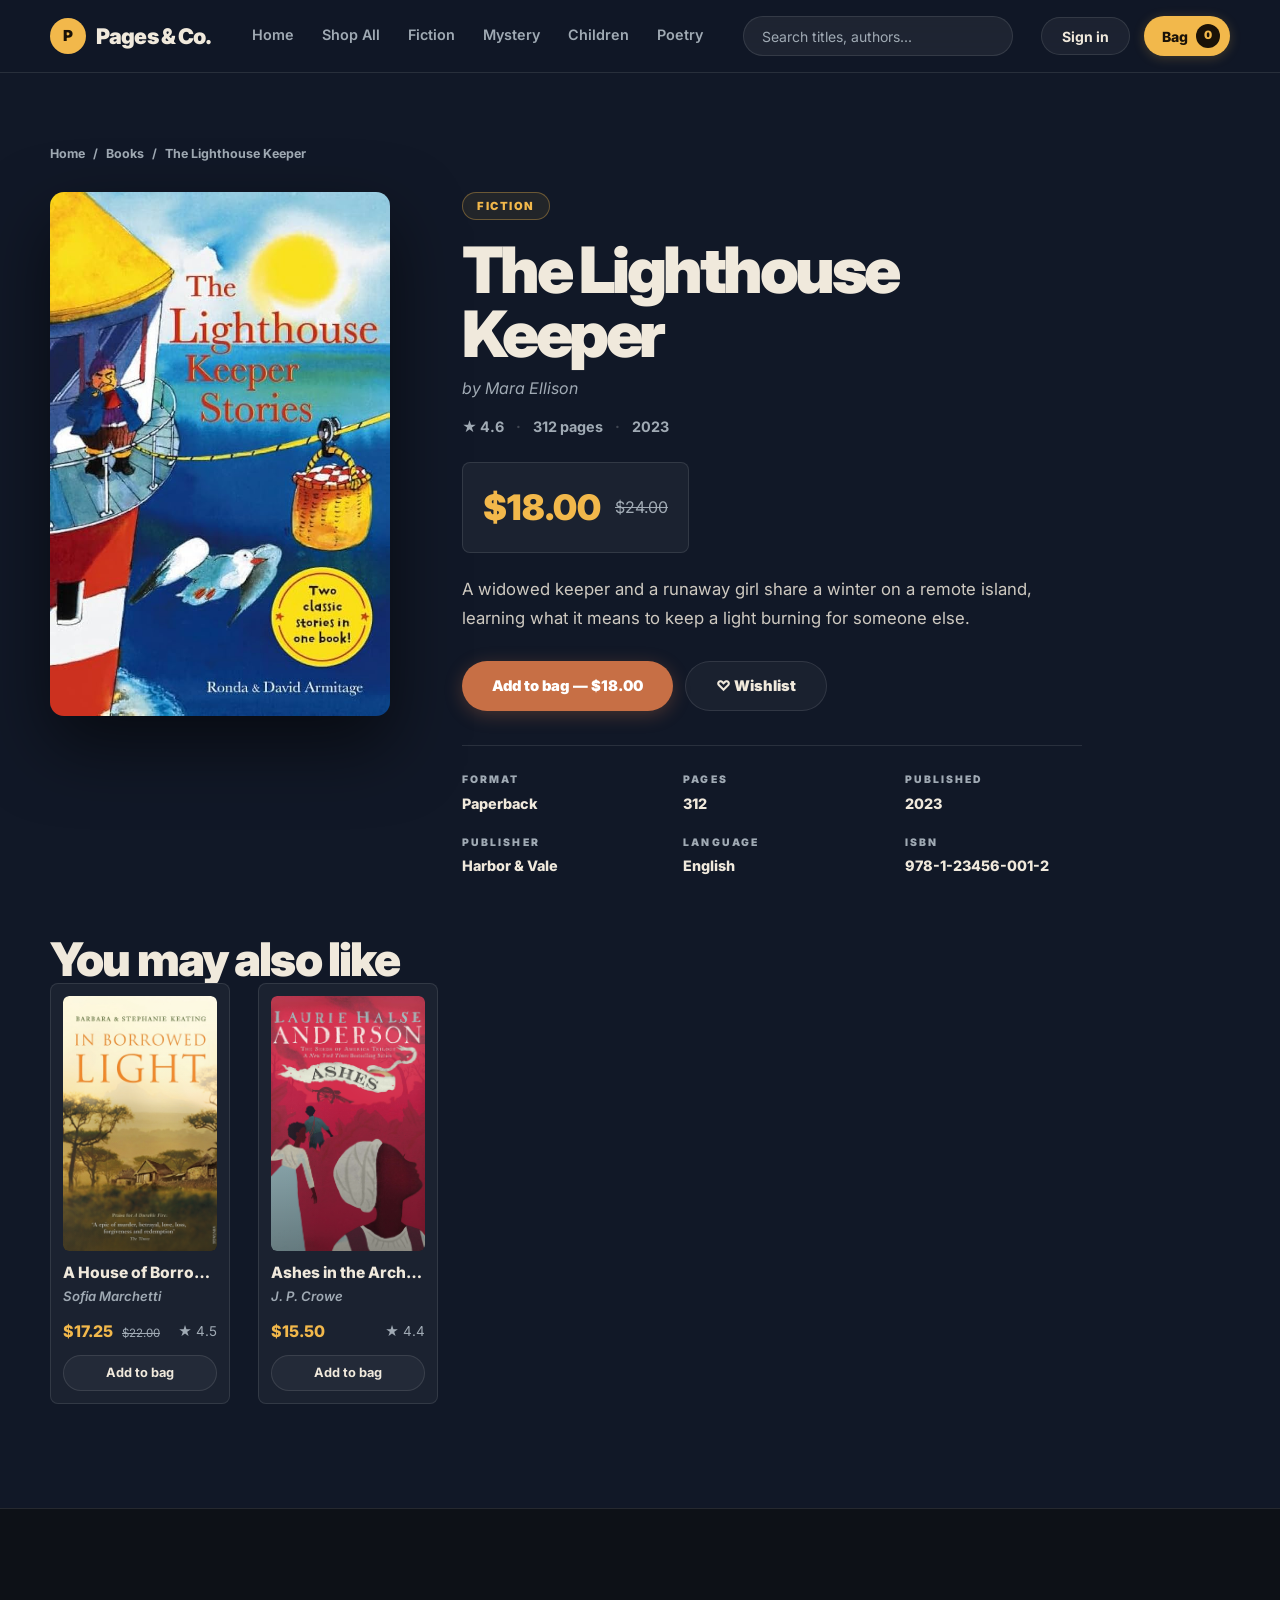
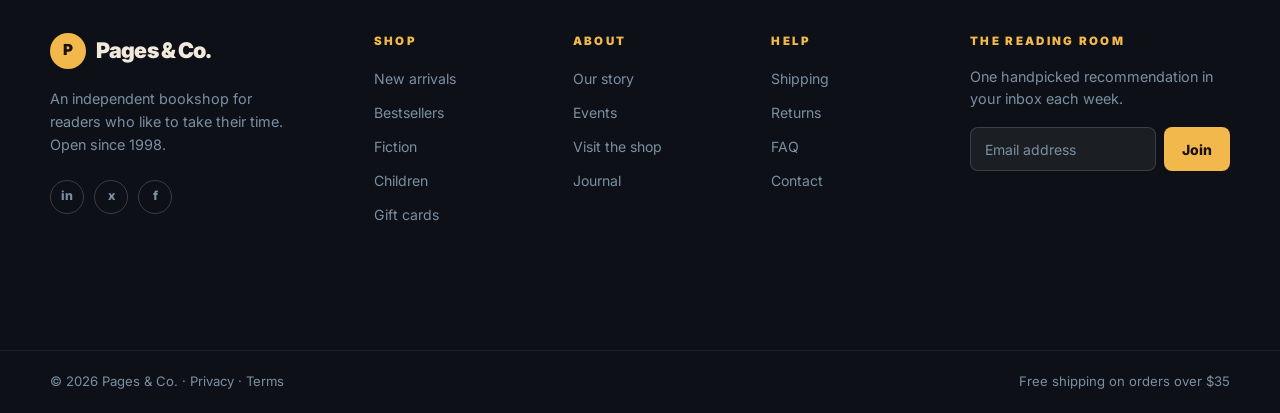
<file: book-detail.html>
<!doctype html>
<html lang="en">
  <head>
    <meta charset="UTF-8" />
    <meta name="viewport" content="width=device-width, initial-scale=1.0" />
    <meta
      name="description"
      content="View book details, read the description, and add to your bag at Pages &amp; Co."
    />
    <title>Book Details | Pages &amp; Co.</title>
    <link rel="preconnect" href="https://fonts.googleapis.com" />
    <link rel="preconnect" href="https://fonts.gstatic.com" crossorigin />
    <link
      href="https://fonts.googleapis.com/css2?family=Inter:wght@400;600;700;800;900&display=swap"
      rel="stylesheet"
    />
    <link rel="stylesheet" href="./css/reset.css" />
    <link rel="stylesheet" href="./css/variables.css" />
    <link rel="stylesheet" href="./css/base.css" />
    <link rel="stylesheet" href="./css/layout.css" />
    <link rel="stylesheet" href="./css/components.css" />
    <link rel="stylesheet" href="./css/responsive.css" />
  </head>
  <body>
    <header class="site-header" data-site-header></header>

    <main class="detail-page" id="main-content">
      <section class="book-detail-section" aria-labelledby="detail-title">
        <div class="container">
          <nav class="breadcrumb" aria-label="Breadcrumb">
            <a href="./index.html">Home</a>
            <span>/</span>
            <a href="./index.html#featured">Books</a>
            <span>/</span>
            <span data-detail="breadcrumb-title">The Lighthouse Keeper</span>
          </nav>

          <article class="book-detail">
            <div class="book-detail__media">
              <img
                class="book-detail__cover"
                data-detail="image"
                src="./assets/images/books/the-lighthouse-keeper.jpg"
                alt="Cover art for The Lighthouse Keeper"
              />
            </div>

            <div class="book-detail__content">
              <p class="detail-category" data-detail="category">Fiction</p>

              <h1 class="detail-title" id="detail-title" data-detail="title">
                The Lighthouse Keeper
              </h1>

              <p class="detail-author">
                by <span data-detail="author">Mara Ellison</span>
              </p>

              <ul class="detail-meta" aria-label="Book summary">
                <li>★ <span data-detail="rating">4.6</span></li>
                <li><span data-detail="pages">312</span> pages</li>
                <li><span data-detail="published">2023</span></li>
              </ul>

              <div class="detail-price">
                <strong data-detail="price">$18.00</strong>
                <del data-detail="old-price">$24.00</del>
              </div>

              <p class="detail-description" data-detail="description">
                A widowed keeper and a runaway girl share a winter on a remote
                island, learning what it means to keep a light burning for
                someone else.
              </p>

              <div class="detail-actions">
                <button
                  class="detail-add-button"
                  type="button"
                  data-detail-add
                  data-add-to-bag=""
                >
                  Add to bag — <span data-detail="button-price">$18.00</span>
                </button>

                <button class="detail-wishlist-button" type="button">
                  ♡ Wishlist
                </button>
              </div>

              <dl class="detail-specs">
                <div>
                  <dt>Format</dt>
                  <dd data-detail="format">Paperback</dd>
                </div>

                <div>
                  <dt>Pages</dt>
                  <dd data-detail="spec-pages">312</dd>
                </div>

                <div>
                  <dt>Published</dt>
                  <dd data-detail="spec-published">2023</dd>
                </div>

                <div>
                  <dt>Publisher</dt>
                  <dd data-detail="publisher">Harbor &amp; Vale</dd>
                </div>

                <div>
                  <dt>Language</dt>
                  <dd data-detail="language">English</dd>
                </div>

                <div>
                  <dt>ISBN</dt>
                  <dd data-detail="isbn">978-1-23456-001-2</dd>
                </div>
              </dl>
            </div>
          </article>
        </div>
      </section>

      <section
        class="detail-recommendations section"
        aria-labelledby="recommendations-title"
      >
        <div class="container">
          <h2 class="section-title" id="recommendations-title">
            You may also like
          </h2>

          <div
            class="book-grid detail-recommendation-grid"
            data-related-books
          ></div>
        </div>
      </section>
    </main>

    <footer class="site-footer" id="footer" data-site-footer></footer>

    <script type="module" src="./js/pages/book-detail.js"></script>
  </body>
</html>
</file>
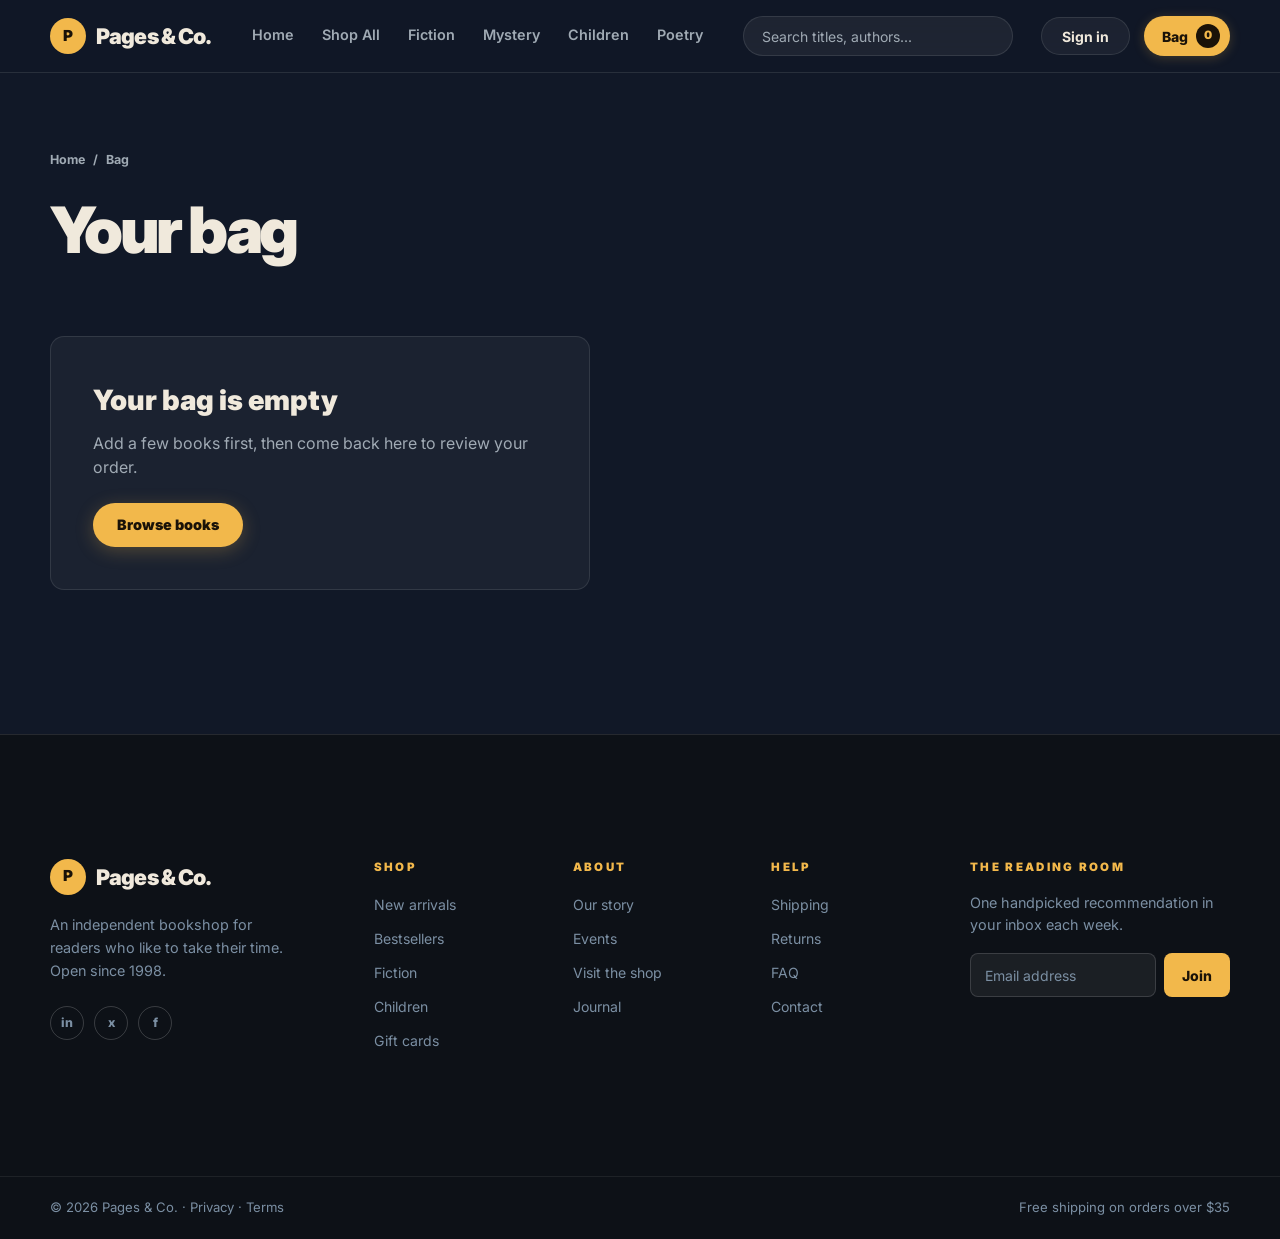
<file: cart.html>
<!doctype html>
<html lang="en">
  <head>
    <meta charset="UTF-8" />
    <meta name="viewport" content="width=device-width, initial-scale=1.0" />
    <meta
      name="description"
      content="Review your Pages & Co. shopping bag before checkout."
    />
    <title>Your Bag | Pages & Co.</title>

    <link rel="preconnect" href="https://fonts.googleapis.com" />
    <link rel="preconnect" href="https://fonts.gstatic.com" crossorigin />
    <link
      href="https://fonts.googleapis.com/css2?family=Inter:wght@400;600;700;800;900&display=swap"
      rel="stylesheet"
    />
    <link rel="stylesheet" href="./css/reset.css" />
    <link rel="stylesheet" href="./css/variables.css" />
    <link rel="stylesheet" href="./css/base.css" />
    <link rel="stylesheet" href="./css/layout.css" />
    <link rel="stylesheet" href="./css/components.css" />
    <link rel="stylesheet" href="./css/responsive.css" />
  </head>

  <body>
    <header class="site-header" data-site-header></header>

    <main class="cart-page" id="main-content">
      <section class="cart-section" aria-labelledby="cart-title">
        <div class="container">
          <nav class="breadcrumb" aria-label="Breadcrumb">
            <a href="./index.html">Home</a>
            <span>/</span>
            <span>Bag</span>
          </nav>

          <h1 class="cart-title" id="cart-title">Your bag</h1>

          <div class="cart-layout">
            <div class="cart-items" data-cart-items></div>

            <aside class="cart-summary" aria-labelledby="cart-summary-title">
              <h2 id="cart-summary-title">Order summary</h2>

              <div class="summary-row">
                <span data-summary-subtotal-label>Subtotal</span>
                <strong data-summary-subtotal>$0.00</strong>
              </div>

              <div class="summary-row">
                <span>Shipping</span>
                <strong>Free</strong>
              </div>

              <div class="summary-row" data-summary-discount-row hidden>
                <span data-summary-discount-label>Discount</span>
                <strong data-summary-discount>-$0.00</strong>
              </div>

              <div class="summary-total">
                <span>Total</span>
                <strong data-summary-total>$0.00</strong>
              </div>

              <button class="checkout-button" type="button">Checkout</button>

              <p class="checkout-note">
                You’ll be asked to sign in to complete your order.
              </p>
            </aside>
          </div>

          <div class="cart-empty" data-cart-empty hidden>
            <h2>Your bag is empty</h2>
            <p>
              Add a few books first, then come back here to review your order.
            </p>
            <a class="empty-cart-link" href="./books.html">Browse books</a>
          </div>
        </div>
      </section>
    </main>

    <footer class="site-footer" id="footer" data-site-footer></footer>

    <script type="module" src="./js/pages/cart.js"></script>
  </body>
</html>
</file>
<file: css/variables.css>
:root {
  --color-page: #111827;
  --color-surface: #1b2230;
  --color-surface-elevated: #26313d;

  --color-text: #f0e9dc;
  --color-muted: #a0aab4;

  --color-border: rgba(255, 255, 255, 0.1);

  --color-primary: #f2b84b;
  --color-primary-dark: #d9a03a;

  --color-rust: #c76f45;
  --color-rust-dark: #a85a34;

  --color-green: #2e6b50;
  --color-green-dark: #224f3c;

  --color-footer: #0d1117;
  --color-footer-text: #f0e9dc;
  --color-footer-muted: #7b8fa3;

  --font-main:
    "Inter", ui-sans-serif, system-ui, -apple-system, BlinkMacSystemFont,
    "Segoe UI", sans-serif;

  --container-width: 1180px;
  --container-padding: 16px;

  --radius-sm: 8px;
  --radius-md: 14px;
  --radius-lg: 20px;
  --radius-pill: 999px;

  --shadow-soft: 0 4px 24px rgba(0, 0, 0, 0.4);
  --shadow-card: 0 18px 42px rgba(0, 0, 0, 0.45);
  --shadow-glow:
    0 0 0 1px rgba(242, 184, 75, 0.14), 0 18px 42px rgba(0, 0, 0, 0.42);
  --shadow-modal: 0 32px 72px rgba(0, 0, 0, 0.7);

  --transition-fast: 180ms ease;
  --transition-med: 240ms ease;
}
</file>
<file: css/base.css>
body {
  background: var(--color-page);
  color: var(--color-text);
  font-family: var(--font-main);
  font-size: 16px;
  line-height: 1.5;
  -webkit-font-smoothing: antialiased;
  -moz-osx-font-smoothing: grayscale;
}

/* Body scroll lock for modals */
body.modal-open {
  overflow: hidden;
}

.container {
  width: min(100% - calc(var(--container-padding) * 2), var(--container-width));
  margin-inline: auto;
}

section {
  padding-block: 56px;
}

button,
input {
  color: inherit;
}

input {
  border: 1px solid var(--color-border);
}

input::placeholder {
  color: var(--color-muted);
}

:focus-visible {
  outline: 2px solid var(--color-primary);
  outline-offset: 3px;
  border-radius: 4px;
}

button,
a {
  transition:
    color var(--transition-fast),
    background-color var(--transition-fast),
    border-color var(--transition-fast),
    box-shadow var(--transition-fast),
    transform var(--transition-fast),
    opacity var(--transition-fast);
}

button:hover,
a:hover {
  transform: translateY(-1px);
}

.section-eyebrow {
  color: var(--color-primary);
  font-size: 0.72rem;
  font-weight: 800;
  letter-spacing: 0.22em;
  text-transform: uppercase;
}

.section-title {
  margin-top: 6px;
  font-size: clamp(2rem, 4vw, 2.9rem);
  font-weight: 900;
  line-height: 1.05;
  letter-spacing: -0.04em;
}

.section-header {
  display: flex;
  align-items: end;
  justify-content: space-between;
  gap: 24px;
  margin-bottom: 32px;
}

.section-link {
  color: var(--color-primary);
  font-size: 0.9rem;
  font-weight: 700;
  white-space: nowrap;
}

.section-link:hover {
  text-decoration: underline;
  text-decoration-thickness: 1.5px;
}
</file>
<file: css/layout.css>
/*  Site header  */
.site-header {
  position: sticky;
  top: 0;
  z-index: 20;
  border-bottom: 1px solid var(--color-border);
  background: rgba(17, 24, 39, 0.92);
  backdrop-filter: blur(16px);
  -webkit-backdrop-filter: blur(16px);
}

.site-header__inner {
  min-height: 72px;
  display: grid;
  grid-template-columns: auto 1fr minmax(230px, 270px) auto;
  align-items: center;
  gap: 28px;
}

.site-nav {
  display: flex;
  align-items: center;
  justify-content: center;
  gap: 28px;
}

.header-actions {
  display: flex;
  align-items: center;
  gap: 14px;
}

/*  Hero  */
.hero-slider {
  padding-top: 36px;
  padding-bottom: 32px;
}

.hero-card {
  position: relative;
  min-height: 560px;
  display: flex;
  align-items: center;
  overflow: hidden;
  border-radius: var(--radius-md);
  padding: 78px 92px;
}

/*  Genre grid  */
.genre-grid {
  display: grid;
  grid-template-columns: repeat(6, minmax(0, 1fr));
  gap: 18px;
  margin-top: 28px;
}

/*  Book grid  */
.book-grid {
  display: grid;
  gap: 28px;
}

.book-grid--five {
  grid-template-columns: repeat(5, minmax(0, 1fr));
}

.book-grid--four {
  grid-template-columns: repeat(4, minmax(0, 1fr));
}

/*  Promo  */
.promo {
  padding-block: 36px;
}

.promo-banner {
  min-height: 300px;
  display: grid;
  grid-template-columns: minmax(0, 1fr) auto;
  align-items: center;
  gap: 36px;
  padding: 58px 56px;
}

/*  Footer  */
.site-footer {
  margin-top: 48px;
}

.footer-inner {
  display: grid;
  grid-template-columns: 1.35fr 0.7fr 0.7fr 0.7fr 1.35fr;
  gap: 64px;
  padding-block: 68px;
}

.footer-bottom__inner {
  min-height: 62px;
  display: flex;
  align-items: center;
  justify-content: space-between;
  gap: 24px;
}

/*  Book detail page  */
.detail-page {
  padding-top: 36px;
}

.book-detail-section {
  padding-block: 36px 28px;
}

.book-detail {
  display: grid;
  grid-template-columns: 340px minmax(0, 1fr);
  align-items: start;
  gap: 72px;
}

.detail-recommendation-grid {
  width: fit-content;
  grid-template-columns: repeat(2, 180px);
}

/*  Catalog page  */
.catalog-page {
  padding-top: 36px;
}

.catalog-section {
  padding-block: 42px 72px;
}

.catalog-heading {
  display: flex;
  align-items: end;
  justify-content: space-between;
  gap: 24px;
}

.catalog-toolbar {
  display: flex;
  align-items: center;
  justify-content: space-between;
  gap: 24px;
  margin-top: 36px;
}

.catalog-filters {
  display: flex;
  flex-wrap: wrap;
  gap: 10px;
}

.catalog-divider {
  height: 1px;
  margin-block: 28px 36px;
  background: var(--color-border);
}

.catalog-grid {
  grid-template-columns: repeat(5, minmax(0, 1fr));
}

/*  Cart page  */
.cart-page {
  min-height: 62vh;
  padding-top: 36px;
}

.cart-section {
  padding-block: 42px 96px;
}

.cart-layout {
  display: grid;
  grid-template-columns: minmax(0, 1fr) 460px;
  gap: 56px;
  align-items: start;
  margin-top: 34px;
}

.cart-items {
  display: grid;
  gap: 16px;
}
</file>
<file: css/components.css>
/* 
   NAVBAR / BRAND
 */

.brand {
  display: inline-flex;
  align-items: center;
  gap: 10px;
  white-space: nowrap;
}

.brand__mark {
  width: 36px;
  height: 36px;
  display: grid;
  place-items: center;
  border-radius: 50%;
  background: var(--color-primary);
  color: #1a1208;
  font-weight: 900;
  font-size: 0.95rem;
  flex-shrink: 0;
}

.brand__name {
  font-size: 1.35rem;
  font-weight: 900;
  letter-spacing: -0.04em;
  color: var(--color-text);
}

.site-nav__link {
  position: relative;
  color: var(--color-muted);
  font-size: 0.9rem;
  font-weight: 600;
  padding-bottom: 2px;
}

.site-nav__link::after {
  content: "";
  position: absolute;
  bottom: -2px;
  left: 0;
  width: 0;
  height: 2px;
  border-radius: 2px;
  background: var(--color-primary);
  transition: width var(--transition-fast);
}

.site-nav__link:hover {
  color: var(--color-text);
  transform: none;
}

.site-nav__link:hover::after {
  width: 100%;
}

/*  Search form  */
.search-form {
  position: relative;
}

.search-form label {
  position: absolute;
  width: 1px;
  height: 1px;
  overflow: hidden;
  clip-path: inset(50%);
  white-space: nowrap;
}

.search-form input {
  width: 100%;
  height: 40px;
  border-radius: var(--radius-pill);
  background: rgba(255, 255, 255, 0.06);
  border: 1px solid var(--color-border);
  padding-inline: 18px;
  font-size: 0.875rem;
  color: var(--color-text);
  transition:
    border-color var(--transition-fast),
    background-color var(--transition-fast),
    box-shadow var(--transition-fast);
}

.search-form input:hover {
  background: rgba(255, 255, 255, 0.09);
}

.search-form input:focus {
  outline: none;
  background: rgba(255, 255, 255, 0.1);
  border-color: var(--color-primary);
  box-shadow: 0 0 0 3px rgba(242, 184, 75, 0.18);
}

/*  Sign-in button  */
.sign-in-button {
  min-height: 38px;
  border: 1px solid var(--color-border);
  border-radius: var(--radius-pill);
  padding-inline: 20px;
  color: var(--color-text);
  font-size: 0.875rem;
  font-weight: 700;
  background: rgba(255, 255, 255, 0.05);
}

.sign-in-button:hover {
  border-color: var(--color-primary);
  background: rgba(242, 184, 75, 0.1);
  color: var(--color-primary);
  transform: translateY(-1px);
}

/*  Bag button  */
.bag-button {
  min-height: 40px;
  display: inline-flex;
  align-items: center;
  gap: 8px;
  border-radius: var(--radius-pill);
  background: var(--color-primary);
  color: #1a1208;
  padding: 0 10px 0 18px;
  font-size: 0.875rem;
  font-weight: 800;
  box-shadow: 0 2px 12px rgba(242, 184, 75, 0.22);
}

.bag-button:hover {
  background: var(--color-primary-dark);
  box-shadow: 0 4px 20px rgba(242, 184, 75, 0.35);
  transform: translateY(-1px);
}

.bag-button__count {
  min-width: 24px;
  height: 24px;
  display: grid;
  place-items: center;
  border-radius: 50%;
  background: #1a1208;
  color: var(--color-primary);
  font-size: 0.72rem;
  font-weight: 900;
}

/* 
   HERO CAROUSEL
 */

.hero-card {
  position: relative;
  background:
    radial-gradient(
      ellipse at 70% 0%,
      rgba(242, 184, 75, 0.12),
      transparent 55%
    ),
    linear-gradient(150deg, #1e2d1e 0%, #0f1f16 50%, #0b1610 100%);
  color: white;
  border: 1px solid var(--color-border);
}

.hero-content {
  max-width: 580px;
}

.hero-eyebrow {
  color: var(--color-primary);
}

.hero-title {
  margin-top: 20px;
  font-size: clamp(3.5rem, 6vw, 5.1rem);
  font-weight: 950;
  line-height: 0.98;
  letter-spacing: -0.06em;
  color: #f0e9dc;
}

.hero-description {
  max-width: 510px;
  margin-top: 24px;
  color: rgba(240, 233, 220, 0.8);
  font-size: 1.12rem;
  line-height: 1.6;
}

.hero-button {
  display: inline-flex;
  min-height: 46px;
  align-items: center;
  justify-content: center;
  margin-top: 32px;
  border-radius: var(--radius-pill);
  background: var(--color-primary);
  color: #1a1208;
  padding-inline: 28px;
  font-size: 0.92rem;
  font-weight: 800;
  box-shadow: 0 4px 20px rgba(242, 184, 75, 0.3);
}

.hero-button:hover {
  background: var(--color-primary-dark);
  box-shadow: 0 6px 28px rgba(242, 184, 75, 0.45);
}

/* Carousel arrows  */
.hero-arrow {
  position: absolute;
  top: 50%;
  width: 46px;
  height: 46px;
  display: grid;
  place-items: center;
  border-radius: 50%;
  background: rgba(255, 255, 255, 0.1);
  border: 1px solid rgba(255, 255, 255, 0.15);
  color: #f0e9dc;
  font-size: 2rem;
  line-height: 1;
  transform: translateY(-50%);
  backdrop-filter: blur(8px);
}

.hero-arrow:hover {
  background: rgba(242, 184, 75, 0.18);
  border-color: rgba(242, 184, 75, 0.35);
  transform: translateY(-50%) scale(1.06);
}

.hero-arrow--previous {
  left: 18px;
}

.hero-arrow--next {
  right: 18px;
}

/*  Carousel dots  */
.hero-dots {
  position: absolute;
  left: 50%;
  bottom: 22px;
  display: flex;
  align-items: center;
  gap: 8px;
  transform: translateX(-50%);
}

.hero-dot {
  width: 8px;
  height: 8px;
  border-radius: var(--radius-pill);
  background: rgba(255, 255, 255, 0.28);
  transition:
    width var(--transition-fast),
    background-color var(--transition-fast);
}

.hero-dot:hover {
  background: rgba(255, 255, 255, 0.55);
  transform: none;
}

.hero-dot--active {
  width: 28px;
  background: var(--color-primary);
}

/*  Carousel slide transitions  */
.hero-slide {
  position: absolute;
  inset: 78px 92px;
  display: flex;
  align-items: center;
  opacity: 0;
  pointer-events: none;
  transform: translateX(24px);
  transition:
    opacity 300ms ease,
    transform 300ms ease;
}

.hero-slide--active {
  opacity: 1;
  pointer-events: auto;
  transform: translateX(0);
}

/* 
   GENRE CARDS
 */

.genre-card {
  position: relative;
  min-height: 118px;
  display: flex;
  align-items: center;
  justify-content: space-between;
  overflow: hidden;
  border-radius: var(--radius-sm);
  color: white;
  padding: 20px;
  transition:
    transform var(--transition-fast),
    box-shadow var(--transition-fast);
}

.genre-card:hover {
  box-shadow: var(--shadow-card);
  transform: translateY(-5px);
}

.genre-card__title {
  font-size: 1.15rem;
  font-weight: 900;
}

.genre-card__count {
  margin-top: 6px;
  font-size: 0.8rem;
  font-weight: 700;
  opacity: 0.82;
}

.genre-card--fiction {
  background: linear-gradient(135deg, #7b2d1e, #b04535);
}

.genre-card--mystery {
  background: linear-gradient(135deg, #243564, #3d5898);
}

.genre-card--sci-fi {
  background: linear-gradient(135deg, #1a5056, #2b7a82);
}

.genre-card--poetry {
  background: linear-gradient(135deg, #5e1e40, #8f3464);
}

.genre-card--children {
  background: linear-gradient(135deg, #7a4a0c, #b57520);
}

.genre-card--non-fiction {
  background: linear-gradient(135deg, #42306a, #634e8a);
}

.genre-card__image {
  position: absolute;
  top: 50%;
  right: -8px;
  width: 49%;
  height: 100%;
  object-fit: cover;
  object-position: right center;
  opacity: 0.22;
  transform: translateY(-50%);
  pointer-events: none;
  transition:
    opacity var(--transition-med),
    transform var(--transition-med);
}

.genre-card:hover .genre-card__image {
  opacity: 0.9;
  transform: translateY(-50%) scale(1.05);
}

.genre-card::after {
  content: "";
  position: absolute;
  inset: 0;
  background: linear-gradient(90deg, rgba(0, 0, 0, 0.28), rgba(0, 0, 0, 0.04));
  pointer-events: none;
}

.genre-card__content {
  position: relative;
  z-index: 2;
}

/* 
   BOOK CARDS
 */

.book-cover-link {
  display: block;
}

.book-card {
  border: 1px solid var(--color-border);
  border-radius: var(--radius-sm);
  background: var(--color-surface);
  padding: 12px;
  display: flex;
  flex-direction: column;
  transition:
    border-color var(--transition-fast),
    box-shadow var(--transition-fast),
    transform var(--transition-fast);
}

.book-card:hover {
  border-color: rgba(242, 184, 75, 0.25);
  box-shadow: var(--shadow-glow);
  transform: translateY(-5px);
}

/*  Book cover image area  */
.book-cover {
  position: relative;
  min-height: 255px;
  display: flex;
  align-items: end;
  overflow: hidden;
  border-radius: 6px;
  color: white;
  padding: 16px;
}

.book-cover::before {
  content: "";
  position: absolute;
  inset: 0;
  background:
    radial-gradient(
      circle at 82% 15%,
      rgba(255, 255, 255, 0.12),
      transparent 30%
    ),
    linear-gradient(100deg, rgba(255, 255, 255, 0.06), transparent 45%),
    linear-gradient(0deg, rgba(0, 0, 0, 0.35), transparent 60%);
  z-index: 1;
}

/* When a real image is present the pseudo-element and text are hidden */
.book-cover.book-cover--has-image::before {
  background: linear-gradient(0deg, rgba(0, 0, 0, 0.2), transparent 50%);
}

.book-cover__image {
  position: absolute;
  inset: 0;
  width: 100%;
  height: 100%;
  object-fit: cover;
  border-radius: 6px;
}

.book-cover__text {
  position: relative;
  z-index: 2;
}

.book-cover__text strong {
  display: block;
  max-width: 160px;
  font-size: 1rem;
  font-weight: 950;
  line-height: 1.08;
}

.book-cover__text em {
  display: block;
  margin-top: 6px;
  font-size: 0.78rem;
  font-style: italic;
  font-weight: 700;
  opacity: 0.9;
}

/*  Fallback color covers  */
.book-cover--green {
  background: linear-gradient(135deg, #204a36, #3a7558);
}

.book-cover--blue {
  background: linear-gradient(135deg, #263d5e, #3d6197);
}

.book-cover--pink {
  background: linear-gradient(135deg, #5e1f40, #8e3d62);
}

.book-cover--purple {
  background: linear-gradient(135deg, #372d50, #5a4874);
}

.book-cover--brown {
  background: linear-gradient(135deg, #522f20, #7a4a34);
}

.book-cover--teal {
  background: linear-gradient(135deg, #1d4e54, #317078);
}

.book-cover--gold {
  background: linear-gradient(135deg, #7a4e0e, #b07826);
}

/*  Book badge  */
.book-badge {
  position: absolute;
  top: 10px;
  left: 10px;
  z-index: 3;
  border-radius: 4px;
  background: var(--color-primary);
  color: #1a1208;
  padding: 4px 8px;
  font-size: 0.62rem;
  font-weight: 950;
  letter-spacing: 0.12em;
  text-transform: uppercase;
}

/*  Card body  */
.book-card__body {
  padding-top: 12px;
  flex: 1;
  display: flex;
  flex-direction: column;
}

.book-card__title {
  font-size: 0.975rem;
  font-weight: 800;
  line-height: 1.25;
  white-space: nowrap;
  overflow: hidden;
  text-overflow: ellipsis;
}

.book-card__title a {
  color: var(--color-text);
}

.book-card__title a:hover {
  color: var(--color-primary);
  transform: none;
}

.book-card__author {
  margin-top: 4px;
  color: var(--color-muted);
  font-size: 0.82rem;
  font-style: italic;
  font-weight: 600;
}

.book-card__meta {
  display: flex;
  align-items: center;
  justify-content: space-between;
  gap: 12px;
  margin-top: 12px;
  font-size: 0.84rem;
}

.book-card__meta strong {
  color: var(--color-primary);
  font-size: 1rem;
  font-weight: 800;
}

.book-card__meta del {
  margin-left: 5px;
  color: var(--color-muted);
  font-size: 0.72rem;
}

.book-card__meta p:last-child {
  color: var(--color-muted);
}

/*  Add to bag button (card)  */
.add-to-bag-button {
  width: 100%;
  min-height: 36px;
  margin-top: 12px;
  border: 1px solid var(--color-border);
  border-radius: var(--radius-pill);
  color: var(--color-text);
  font-size: 0.8rem;
  font-weight: 700;
  background: rgba(255, 255, 255, 0.04);
  transition:
    border-color var(--transition-fast),
    background-color var(--transition-fast),
    color var(--transition-fast),
    transform var(--transition-fast);
}

.add-to-bag-button:hover {
  border-color: var(--color-primary);
  background: var(--color-primary);
  color: #1a1208;
  transform: none;
}

.add-to-bag-button:disabled {
  cursor: not-allowed;
  opacity: 0.5;
}

/* 
   PROMO BANNER
 */

.promo-banner {
  overflow: hidden;
  border-radius: var(--radius-md);
  border: 1px solid var(--color-border);
  background:
    radial-gradient(
      ellipse at 90% 10%,
      rgba(242, 184, 75, 0.1),
      transparent 50%
    ),
    linear-gradient(130deg, #1a2e20 0%, #0e1e14 100%);
  color: white;
}

.promo-banner .section-eyebrow {
  color: var(--color-primary);
}

.promo-title {
  max-width: 640px;
  margin-top: 14px;
  font-size: clamp(2.35rem, 4vw, 3.65rem);
  font-weight: 950;
  line-height: 1.04;
  letter-spacing: -0.055em;
  color: #f0e9dc;
}

.promo-description {
  max-width: 520px;
  margin-top: 16px;
  color: rgba(240, 233, 220, 0.78);
  font-size: 1.05rem;
}

.promo-button {
  display: inline-flex;
  min-height: 46px;
  align-items: center;
  justify-content: center;
  border-radius: var(--radius-pill);
  background: var(--color-primary);
  color: #1a1208;
  padding-inline: 28px;
  font-size: 0.92rem;
  font-weight: 800;
  white-space: nowrap;
  box-shadow: 0 4px 20px rgba(242, 184, 75, 0.3);
}

.promo-button:hover {
  background: var(--color-primary-dark);
  box-shadow: 0 6px 28px rgba(242, 184, 75, 0.45);
}

/* 
   FOOTER
 */

.site-footer {
  background: var(--color-footer);
  color: var(--color-footer-text);
  border-top: 1px solid var(--color-border);
}

.brand--footer .brand__mark {
  background: var(--color-primary);
  color: #1a1208;
}

.brand--footer .brand__name {
  color: var(--color-footer-text);
}

.footer-description {
  max-width: 250px;
  margin-top: 18px;
  color: var(--color-footer-muted);
  font-size: 0.9rem;
  line-height: 1.6;
}

.social-list {
  display: flex;
  align-items: center;
  gap: 10px;
  margin-top: 24px;
}

.social-list a {
  width: 34px;
  height: 34px;
  display: grid;
  place-items: center;
  border: 1px solid rgba(255, 255, 255, 0.18);
  border-radius: 50%;
  color: var(--color-footer-muted);
  font-size: 0.78rem;
  font-weight: 800;
  transition:
    background-color var(--transition-fast),
    border-color var(--transition-fast),
    color var(--transition-fast),
    transform var(--transition-fast);
}

.social-list a:hover {
  background: var(--color-primary);
  border-color: var(--color-primary);
  color: #1a1208;
  transform: translateY(-2px);
}

.footer-column__title {
  margin-bottom: 16px;
  color: var(--color-primary);
  font-size: 0.72rem;
  font-weight: 900;
  letter-spacing: 0.2em;
  text-transform: uppercase;
}

.footer-list {
  display: grid;
  gap: 10px;
}

.footer-list a {
  color: var(--color-footer-muted);
  font-size: 0.88rem;
  transition:
    color var(--transition-fast),
    transform var(--transition-fast);
}

.footer-list a:hover {
  color: var(--color-footer-text);
  transform: translateX(2px);
}

.newsletter-description {
  color: var(--color-footer-muted);
  font-size: 0.9rem;
}

.newsletter-form {
  display: grid;
  grid-template-columns: minmax(0, 1fr) auto;
  gap: 8px;
  margin-top: 18px;
}

.newsletter-form label {
  position: absolute;
  width: 1px;
  height: 1px;
  overflow: hidden;
  clip-path: inset(50%);
  white-space: nowrap;
}

.newsletter-form input {
  min-width: 0;
  height: 44px;
  border: 1px solid rgba(255, 255, 255, 0.14);
  border-radius: var(--radius-sm);
  background: rgba(255, 255, 255, 0.06);
  color: var(--color-footer-text);
  padding-inline: 14px;
  font-size: 0.875rem;
  transition:
    border-color var(--transition-fast),
    background-color var(--transition-fast),
    box-shadow var(--transition-fast);
}

.newsletter-form input::placeholder {
  color: var(--color-footer-muted);
}

.newsletter-form input:focus {
  outline: none;
  border-color: var(--color-primary);
  background: rgba(255, 255, 255, 0.09);
  box-shadow: 0 0 0 3px rgba(242, 184, 75, 0.18);
}

.newsletter-form button {
  min-height: 44px;
  border-radius: var(--radius-sm);
  background: var(--color-primary);
  color: #1a1208;
  padding-inline: 18px;
  font-weight: 800;
  font-size: 0.875rem;
}

.newsletter-form button:hover {
  background: var(--color-primary-dark);
  transform: translateY(-1px);
}

.newsletter-message {
  margin-top: 12px;
  font-size: 0.85rem;
  color: var(--color-primary);
  min-height: 1.2em;
}

.footer-bottom {
  border-top: 1px solid rgba(255, 255, 255, 0.07);
  color: var(--color-footer-muted);
  font-size: 0.82rem;
}

/* 
   BREADCRUMB
 */

.breadcrumb {
  display: flex;
  align-items: center;
  gap: 8px;
  margin-bottom: 28px;
  color: var(--color-muted);
  font-size: 0.78rem;
  font-weight: 700;
}

.breadcrumb a:hover {
  color: var(--color-primary);
  transform: none;
}

/* 
   BOOK DETAIL PAGE
 */

.book-detail__media {
  display: flex;
  justify-content: center;
}

.book-detail__cover {
  width: 100%;
  max-width: 340px;
  border-radius: var(--radius-md);
  box-shadow: 0 30px 70px rgba(0, 0, 0, 0.55);
}

.book-detail__content {
  max-width: 620px;
}

.detail-category {
  display: inline-flex;
  min-height: 28px;
  align-items: center;
  border: 1px solid rgba(242, 184, 75, 0.35);
  border-radius: var(--radius-pill);
  color: var(--color-primary);
  padding-inline: 14px;
  font-size: 0.7rem;
  font-weight: 900;
  letter-spacing: 0.14em;
  text-transform: uppercase;
  background: rgba(242, 184, 75, 0.08);
}

.detail-title {
  margin-top: 18px;
  font-size: clamp(2.8rem, 5vw, 4.4rem);
  font-weight: 950;
  line-height: 1;
  letter-spacing: -0.055em;
  color: var(--color-text);
}

.detail-author {
  margin-top: 10px;
  color: var(--color-muted);
  font-size: 1rem;
  font-style: italic;
}

.detail-meta {
  display: flex;
  flex-wrap: wrap;
  gap: 12px;
  margin-top: 16px;
  color: var(--color-muted);
  font-size: 0.9rem;
  font-weight: 700;
}

.detail-meta li:not(:last-child)::after {
  content: "·";
  margin-left: 12px;
  color: rgba(255, 255, 255, 0.2);
}

.detail-price {
  display: flex;
  align-items: center;
  gap: 14px;
  margin-top: 24px;
  padding: 18px 20px;
  background: var(--color-surface);
  border: 1px solid var(--color-border);
  border-radius: var(--radius-sm);
  width: fit-content;
}

.detail-price strong {
  color: var(--color-primary);
  font-size: 2.2rem;
  font-weight: 900;
}

.detail-price del {
  color: var(--color-muted);
  font-size: 1rem;
}

.detail-description {
  max-width: 580px;
  margin-top: 22px;
  font-size: 1.05rem;
  line-height: 1.75;
  color: rgba(240, 233, 220, 0.85);
}

.detail-actions {
  display: flex;
  flex-wrap: wrap;
  gap: 12px;
  margin-top: 28px;
}

.detail-add-button,
.detail-wishlist-button {
  min-height: 50px;
  border-radius: var(--radius-pill);
  padding-inline: 30px;
  font-size: 0.92rem;
  font-weight: 900;
}

.detail-add-button {
  background: var(--color-rust);
  color: white;
  box-shadow: 0 4px 18px rgba(199, 111, 69, 0.3);
}

.detail-add-button:hover {
  background: var(--color-rust-dark);
  box-shadow: 0 6px 24px rgba(199, 111, 69, 0.45);
}

.detail-add-button:disabled {
  cursor: not-allowed;
  opacity: 0.55;
}

.detail-wishlist-button {
  border: 1px solid var(--color-border);
  color: var(--color-text);
  background: rgba(255, 255, 255, 0.04);
}

.detail-wishlist-button:hover {
  border-color: rgba(255, 255, 255, 0.25);
  background: rgba(255, 255, 255, 0.08);
}

.detail-specs {
  display: grid;
  grid-template-columns: repeat(3, minmax(0, 1fr));
  gap: 20px 44px;
  margin-top: 34px;
  border-top: 1px solid var(--color-border);
  padding-top: 26px;
}

.detail-specs dt {
  color: var(--color-muted);
  font-size: 0.65rem;
  font-weight: 900;
  letter-spacing: 0.2em;
  text-transform: uppercase;
}

.detail-specs dd {
  margin-top: 5px;
  font-size: 0.9rem;
  font-weight: 800;
  color: var(--color-text);
}

.detail-recommendations {
  padding-top: 24px;
}

/* 
   CATALOG PAGE
 */

.catalog-title {
  font-size: clamp(3rem, 5vw, 4.2rem);
  font-weight: 950;
  line-height: 1;
  letter-spacing: -0.055em;
}

.catalog-count {
  margin-top: 8px;
  color: var(--color-muted);
  font-size: 0.9rem;
}

.filter-button {
  min-height: 36px;
  border: 1px solid var(--color-border);
  border-radius: var(--radius-pill);
  padding-inline: 18px;
  color: var(--color-muted);
  font-size: 0.85rem;
  font-weight: 700;
  background: rgba(255, 255, 255, 0.04);
  transition:
    border-color var(--transition-fast),
    background-color var(--transition-fast),
    color var(--transition-fast),
    transform var(--transition-fast);
}

.filter-button:hover {
  border-color: rgba(255, 255, 255, 0.22);
  color: var(--color-text);
  transform: translateY(-1px);
}

.filter-button--active {
  border-color: var(--color-primary);
  background: rgba(242, 184, 75, 0.14);
  color: var(--color-primary);
}

.filter-button--active:hover {
  border-color: var(--color-primary);
  color: var(--color-primary);
}

.catalog-sort {
  display: flex;
  align-items: center;
  gap: 12px;
  font-size: 0.875rem;
  color: var(--color-muted);
  font-weight: 600;
  white-space: nowrap;
}

.catalog-sort select {
  height: 38px;
  border: 1px solid var(--color-border);
  border-radius: var(--radius-sm);
  background: var(--color-surface);
  color: var(--color-text);
  padding-inline: 12px 32px;
  font-size: 0.875rem;
  font-weight: 600;
  cursor: pointer;
  appearance: none;
  background-image: url("data:image/svg+xml,%3Csvg xmlns='http://www.w3.org/2000/svg' width='10' height='6' viewBox='0 0 10 6'%3E%3Cpath d='M0 0l5 6 5-6z' fill='%23a0aab4'/%3E%3C/svg%3E");
  background-repeat: no-repeat;
  background-position: right 12px center;
  transition:
    border-color var(--transition-fast),
    box-shadow var(--transition-fast);
}

.catalog-sort select:focus {
  outline: none;
  border-color: var(--color-primary);
  box-shadow: 0 0 0 3px rgba(242, 184, 75, 0.18);
}

.catalog-empty {
  margin-top: 48px;
  padding: 48px 32px;
  border: 1px solid var(--color-border);
  border-radius: var(--radius-md);
  background: var(--color-surface);
  color: var(--color-muted);
  text-align: center;
  font-size: 1rem;
}

/* 
   CART PAGE
 */

.cart-title {
  margin-top: 12px;
  font-size: clamp(3rem, 5vw, 4.6rem);
  font-weight: 950;
  line-height: 1;
  letter-spacing: -0.055em;
}

.cart-item {
  display: grid;
  grid-template-columns: 80px minmax(0, 1fr) auto auto;
  align-items: center;
  gap: 20px;
  border: 1px solid var(--color-border);
  border-radius: var(--radius-sm);
  background: var(--color-surface);
  padding: 18px;
  transition:
    border-color var(--transition-fast),
    box-shadow var(--transition-fast);
}

.cart-item:hover {
  border-color: rgba(255, 255, 255, 0.16);
  box-shadow: var(--shadow-soft);
}

.cart-item__image {
  width: 80px;
  aspect-ratio: 3 / 4;
  border-radius: 6px;
  object-fit: cover;
}

.cart-item__title {
  font-size: 1.08rem;
  font-weight: 800;
}

.cart-item__title a:hover {
  color: var(--color-primary);
  transform: none;
}

.cart-item__author {
  margin-top: 3px;
  color: var(--color-muted);
  font-size: 0.875rem;
}

.cart-item__remove {
  margin-top: 10px;
  color: var(--color-muted);
  font-size: 0.82rem;
  font-weight: 600;
  text-decoration: underline;
  text-decoration-color: transparent;
  transition:
    color var(--transition-fast),
    text-decoration-color var(--transition-fast);
}

.cart-item__remove:hover {
  color: var(--color-rust);
  text-decoration-color: var(--color-rust);
  transform: none;
}

.cart-item__quantity {
  display: inline-flex;
  min-width: 112px;
  min-height: 42px;
  align-items: center;
  justify-content: space-between;
  gap: 12px;
  border: 1px solid var(--color-border);
  border-radius: var(--radius-pill);
  padding-inline: 14px;
  font-weight: 900;
  background: var(--color-surface-elevated);
}

.cart-item__quantity button {
  color: var(--color-muted);
  font-size: 1.15rem;
  font-weight: 900;
  line-height: 1;
  transition: color var(--transition-fast);
}

.cart-item__quantity button:hover {
  color: var(--color-primary);
  transform: none;
}

.cart-item__total {
  min-width: 90px;
  color: var(--color-primary);
  text-align: right;
  font-size: 1.1rem;
  font-weight: 950;
}

/*  Cart summary panel  */
.cart-summary {
  border: 1px solid var(--color-border);
  border-radius: var(--radius-md);
  background: var(--color-surface);
  padding: 28px;
}

.cart-summary h2 {
  margin-bottom: 22px;
  font-size: 1.35rem;
  font-weight: 900;
  color: var(--color-text);
}

.summary-row,
.summary-total {
  display: flex;
  align-items: center;
  justify-content: space-between;
  gap: 24px;
}

.summary-row {
  margin-top: 14px;
  font-size: 0.95rem;
  color: var(--color-muted);
}

.summary-row strong {
  color: var(--color-text);
  font-weight: 700;
}

.summary-total {
  margin-top: 22px;
  border-top: 1px solid var(--color-border);
  padding-top: 20px;
  font-size: 1.2rem;
  font-weight: 900;
  color: var(--color-text);
}

.summary-total strong {
  color: var(--color-primary);
  font-size: 1.4rem;
}

.checkout-button {
  width: 100%;
  min-height: 56px;
  margin-top: 24px;
  border-radius: var(--radius-pill);
  background: var(--color-rust);
  color: white;
  font-size: 1rem;
  font-weight: 900;
  box-shadow: 0 4px 18px rgba(199, 111, 69, 0.28);
  transition:
    background-color var(--transition-fast),
    box-shadow var(--transition-fast),
    transform var(--transition-fast);
}

.checkout-button:hover {
  background: var(--color-rust-dark);
  box-shadow: 0 6px 28px rgba(199, 111, 69, 0.42);
}

.checkout-note {
  margin-top: 16px;
  color: var(--color-muted);
  text-align: center;
  font-size: 0.84rem;
}

/*  Empty cart  */
.cart-empty {
  max-width: 540px;
  margin-top: 40px;
  border: 1px solid var(--color-border);
  border-radius: var(--radius-md);
  background: var(--color-surface);
  padding: 42px;
}

.cart-empty h2 {
  font-size: 1.75rem;
  font-weight: 900;
  color: var(--color-text);
}

.cart-empty p {
  margin-top: 10px;
  color: var(--color-muted);
  font-size: 1rem;
}

.empty-cart-link {
  display: inline-flex;
  min-height: 44px;
  align-items: center;
  margin-top: 24px;
  border-radius: var(--radius-pill);
  background: var(--color-primary);
  color: #1a1208;
  padding-inline: 24px;
  font-weight: 900;
  font-size: 0.9rem;
  box-shadow: 0 4px 18px rgba(242, 184, 75, 0.25);
}

.empty-cart-link:hover {
  background: var(--color-primary-dark);
}

/* 
   LOGIN / AUTH MODAL
 */

/* Wrapper — covers the full viewport */
.auth-modal {
  position: fixed;
  inset: 0;
  z-index: 200;
  display: flex;
  align-items: center;
  justify-content: center;
  padding: 16px;
  /* Entry animation — scale up + fade in */
  animation: none;
}

.auth-modal[hidden] {
  display: none;
}

/* Semi-transparent blurred overlay */
.auth-modal__overlay {
  position: absolute;
  inset: 0;
  background: rgba(0, 0, 0, 0.72);
  backdrop-filter: blur(8px);
  -webkit-backdrop-filter: blur(8px);
  cursor: pointer;
}

/* Modal dialog card */
.auth-modal__dialog {
  position: relative;
  width: min(100%, 420px);
  max-height: calc(100vh - 32px);
  overflow-y: auto;
  border-radius: var(--radius-lg);
  border: 1px solid rgba(255, 255, 255, 0.1);
  background: var(--color-surface);
  box-shadow: var(--shadow-modal);
  padding: 40px 36px 36px;
  animation: modal-enter 220ms cubic-bezier(0.22, 1, 0.36, 1) both;
}

@keyframes modal-enter {
  from {
    opacity: 0;
    transform: scale(0.94) translateY(12px);
  }
  to {
    opacity: 1;
    transform: scale(1) translateY(0);
  }
}

/* Close button */
.auth-modal__close {
  position: absolute;
  top: 14px;
  right: 16px;
  width: 34px;
  height: 34px;
  display: grid;
  place-items: center;
  border-radius: 50%;
  color: var(--color-muted);
  font-size: 1.5rem;
  line-height: 1;
  background: rgba(255, 255, 255, 0.05);
  border: 1px solid transparent;
  transition:
    background-color var(--transition-fast),
    color var(--transition-fast),
    border-color var(--transition-fast),
    transform var(--transition-fast);
}

.auth-modal__close:hover {
  color: var(--color-text);
  background: rgba(255, 255, 255, 0.1);
  border-color: var(--color-border);
  transform: rotate(90deg) scale(1.05);
}

/* Brand mark — circular "P" */
.auth-modal__brand {
  width: 52px;
  height: 52px;
  display: grid;
  place-items: center;
  border-radius: 50%;
  background: var(--color-primary);
  color: #1a1208;
  font-size: 1.4rem;
  font-weight: 900;
  margin: 0 auto 24px;
  box-shadow: 0 4px 20px rgba(242, 184, 75, 0.28);
}

/* Title */
.auth-modal__title {
  text-align: center;
  font-size: 1.55rem;
  font-weight: 900;
  letter-spacing: -0.03em;
  color: var(--color-text);
  margin-bottom: 8px;
}

/* Subtitle/description */
.auth-modal__description {
  text-align: center;
  color: var(--color-muted);
  font-size: 0.9rem;
  line-height: 1.6;
  margin-bottom: 28px;
}

/* Auth form */
.auth-form {
  display: flex;
  flex-direction: column;
  gap: 0;
}

.auth-form label {
  display: block;
  margin-bottom: 6px;
  font-size: 0.8rem;
  font-weight: 700;
  color: var(--color-muted);
  letter-spacing: 0.06em;
  text-transform: uppercase;
}

.auth-form label:not(:first-child) {
  margin-top: 18px;
}

.auth-form input {
  width: 100%;
  height: 46px;
  border: 1px solid var(--color-border);
  border-radius: var(--radius-sm);
  background: rgba(255, 255, 255, 0.05);
  color: var(--color-text);
  padding-inline: 14px;
  font-size: 0.95rem;
  transition:
    border-color var(--transition-fast),
    background-color var(--transition-fast),
    box-shadow var(--transition-fast);
}

.auth-form input:hover {
  background: rgba(255, 255, 255, 0.08);
}

.auth-form input:focus {
  outline: none;
  border-color: var(--color-primary);
  background: rgba(255, 255, 255, 0.08);
  box-shadow: 0 0 0 3px rgba(242, 184, 75, 0.18);
}

/* Submit button */
.auth-form__submit {
  margin-top: 24px;
  width: 100%;
  min-height: 50px;
  border-radius: var(--radius-pill);
  background: var(--color-rust);
  color: white;
  font-size: 0.95rem;
  font-weight: 800;
  box-shadow: 0 4px 18px rgba(199, 111, 69, 0.28);
  transition:
    background-color var(--transition-fast),
    box-shadow var(--transition-fast),
    transform var(--transition-fast);
}

.auth-form__submit:hover {
  background: var(--color-rust-dark);
  box-shadow: 0 6px 26px rgba(199, 111, 69, 0.42);
}

.auth-form__submit:active {
  transform: translateY(0);
}

/* Inline validation / success message */
.auth-form__message {
  margin-top: 12px;
  text-align: center;
  font-size: 0.85rem;
  font-weight: 600;
  min-height: 1.25em;
  color: var(--color-muted);
}

.auth-form__message--error {
  color: #f07070;
}

.auth-form__message--success {
  color: #6fbf8f;
}

/* Footer link row */
.auth-modal__footer {
  margin-top: 22px;
  text-align: center;
  font-size: 0.85rem;
  color: var(--color-muted);
}

.auth-modal__footer a {
  color: var(--color-primary);
  font-weight: 700;
  text-decoration: underline;
  text-underline-offset: 2px;
}

.auth-modal__footer a:hover {
  color: var(--color-primary-dark);
  transform: none;
}
</file>
<file: css/responsive.css>
/* 
   TABLET — max-width: 1024px
 */
@media (max-width: 1024px) {
  .site-header__inner {
    grid-template-columns: auto 1fr auto;
    gap: 18px;
    padding-block: 12px;
  }

  .brand {
    grid-column: 1;
  }

  .site-nav {
    grid-column: 1 / -1;
    grid-row: 2;
    justify-content: flex-start;
    flex-wrap: wrap;
    gap: 16px;
  }

  .search-form {
    grid-column: 2;
  }

  .header-actions {
    grid-column: 3;
  }

  .hero-card {
    min-height: 500px;
    padding: 64px 70px;
  }

  .hero-slide {
    inset: 64px 70px;
  }

  .genre-grid {
    grid-template-columns: repeat(3, minmax(0, 1fr));
  }

  .book-grid--five,
  .book-grid--four {
    grid-template-columns: repeat(3, minmax(0, 1fr));
  }

  .footer-inner {
    grid-template-columns: 1.4fr 1fr 1fr;
    gap: 42px;
  }

  .footer-column--newsletter {
    grid-column: span 2;
  }
}

/* 
   MOBILE — max-width: 768px
 */
@media (max-width: 768px) {
  .container {
    width: min(100% - 24px, var(--container-width));
  }

  section {
    padding-block: 36px;
  }

  .site-header__inner {
    grid-template-columns: 1fr auto;
    gap: 14px;
  }

  .brand {
    grid-column: 1;
  }

  .header-actions {
    grid-column: 2;
    justify-self: end;
  }

  .sign-in-button {
    display: none;
  }

  .search-form {
    grid-column: 1 / -1;
    grid-row: 2;
  }

  .site-nav {
    grid-column: 1 / -1;
    grid-row: 3;
    gap: 10px 16px;
  }

  .site-nav__link {
    font-size: 0.875rem;
  }

  .hero-slider {
    padding-top: 24px;
  }

  .hero-card {
    min-height: 520px;
    padding: 52px 32px 76px;
  }

  .hero-slide {
    inset: 52px 32px 76px;
  }

  .hero-title {
    font-size: clamp(3rem, 13vw, 4.1rem);
  }

  .hero-description {
    font-size: 1rem;
  }

  .hero-arrow {
    top: auto;
    bottom: 20px;
    width: 40px;
    height: 40px;
    transform: none;
  }

  .hero-arrow:hover {
    transform: scale(1.06);
  }

  .hero-arrow--previous {
    left: 24px;
  }

  .hero-arrow--next {
    right: 24px;
  }

  .hero-dots {
    bottom: 34px;
  }

  .section-header {
    align-items: flex-start;
    flex-direction: column;
    gap: 10px;
  }

  .genre-grid {
    grid-template-columns: repeat(2, minmax(0, 1fr));
  }

  .book-grid--five,
  .book-grid--four {
    grid-template-columns: repeat(2, minmax(0, 1fr));
    gap: 18px;
  }

  .book-card {
    padding: 10px;
  }

  .book-cover {
    min-height: 220px;
  }

  .promo-banner {
    grid-template-columns: 1fr;
    min-height: auto;
    padding: 42px 30px;
  }

  .promo-button {
    justify-self: start;
  }

  .footer-inner {
    grid-template-columns: 1fr 1fr;
    gap: 34px;
    padding-block: 48px;
  }

  .footer-column--brand,
  .footer-column--newsletter {
    grid-column: 1 / -1;
  }

  .footer-bottom__inner {
    min-height: auto;
    align-items: flex-start;
    flex-direction: column;
    padding-block: 18px;
  }
}

/* 
   SMALL MOBILE — max-width: 480px
 */
@media (max-width: 480px) {
  .brand__name {
    font-size: 1.1rem;
  }

  .brand__mark {
    width: 32px;
    height: 32px;
  }

  .bag-button {
    min-height: 38px;
    padding: 0 10px 0 16px;
  }

  .site-nav {
    overflow-x: auto;
    flex-wrap: nowrap;
    padding-bottom: 4px;
  }

  .hero-card {
    border-radius: 0;
    margin-inline: -12px;
    min-height: 520px;
    padding: 48px 24px 76px;
  }

  .hero-slide {
    inset: 48px 24px 76px;
  }

  .hero-title {
    font-size: clamp(2.75rem, 16vw, 3.7rem);
  }

  .hero-description {
    margin-top: 18px;
  }

  .genre-grid,
  .book-grid--five,
  .book-grid--four,
  .footer-inner {
    grid-template-columns: 1fr;
  }

  .book-cover {
    min-height: 270px;
  }

  .promo-banner {
    padding: 36px 24px;
  }

  .promo-title {
    font-size: clamp(2.1rem, 12vw, 3rem);
  }

  .newsletter-form {
    grid-template-columns: 1fr;
  }
}

/* 
   BOOK DETAIL — max-width: 900px
 */
@media (max-width: 900px) {
  .book-detail {
    grid-template-columns: 280px minmax(0, 1fr);
    gap: 42px;
  }

  .detail-specs {
    grid-template-columns: repeat(2, minmax(0, 1fr));
  }
}

@media (max-width: 720px) {
  .book-detail {
    grid-template-columns: 1fr;
  }

  .book-detail__media {
    justify-content: flex-start;
  }

  .book-detail__cover {
    max-width: 280px;
  }

  .detail-recommendation-grid {
    width: auto;
    grid-template-columns: repeat(2, minmax(0, 1fr));
  }
}

@media (max-width: 480px) {
  .detail-meta {
    display: grid;
    gap: 6px;
  }

  .detail-meta li::after {
    display: none;
  }

  .detail-actions {
    display: grid;
  }

  .detail-add-button,
  .detail-wishlist-button {
    width: 100%;
  }

  .detail-specs,
  .detail-recommendation-grid {
    grid-template-columns: 1fr;
  }

  .detail-price {
    width: auto;
  }
}

/* 
   CATALOG — breakpoints
 */
@media (max-width: 1024px) {
  .catalog-grid {
    grid-template-columns: repeat(3, minmax(0, 1fr));
  }

  .catalog-toolbar {
    align-items: flex-start;
    flex-direction: column;
  }
}

@media (max-width: 768px) {
  .catalog-grid {
    grid-template-columns: repeat(2, minmax(0, 1fr));
  }

  .catalog-title {
    font-size: clamp(2.6rem, 12vw, 3.4rem);
  }

  .catalog-sort {
    width: 100%;
    justify-content: space-between;
  }

  .catalog-sort select {
    flex: 1;
  }
}

@media (max-width: 480px) {
  .catalog-grid {
    grid-template-columns: 1fr;
  }

  .filter-button {
    flex: 1;
  }
}

/* 
   CART — breakpoints
 */
@media (max-width: 980px) {
  .cart-layout {
    grid-template-columns: 1fr;
  }

  .cart-summary {
    max-width: 520px;
  }
}

@media (max-width: 640px) {
  .cart-item {
    grid-template-columns: 72px minmax(0, 1fr);
    align-items: start;
  }

  .cart-item__quantity {
    grid-column: 1 / -1;
    justify-self: start;
  }

  .cart-item__total {
    grid-column: 1 / -1;
    justify-self: start;
    text-align: left;
  }
}
</file>
